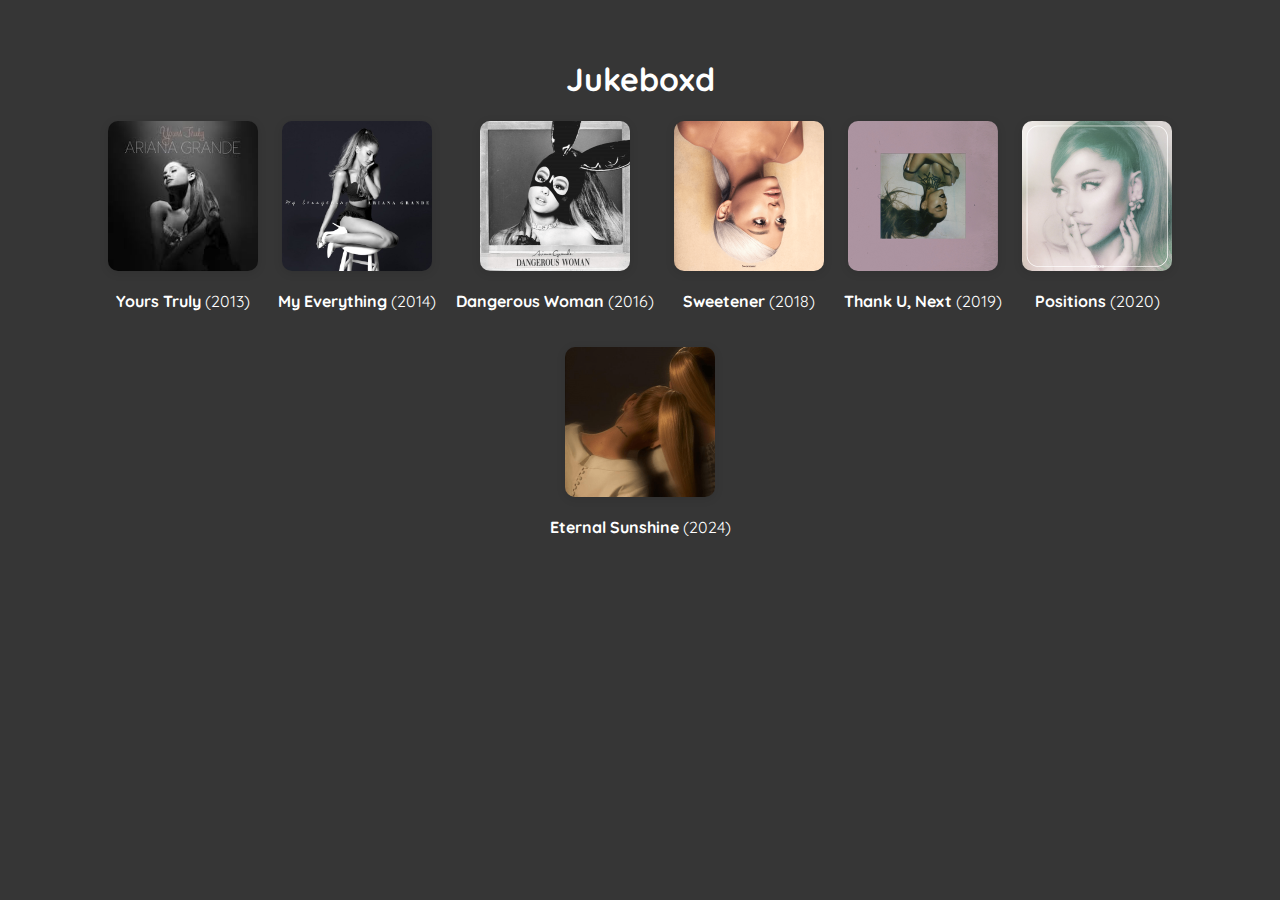
<file: index.html>
<!DOCTYPE html>
<html>
<head>
  <title>JukeBoxd</title>
  <link href="https://fonts.googleapis.com/css2?family=Quicksand&display=swap" rel="stylesheet">
  <link rel="stylesheet" href="style.css">
</head>
<body>
  <h1>Jukeboxd</h1>
  <div class="album-list">

    <a href="yours_truly.html">
      <img src="YoursTruly.jpeg" alt="Yours Truly Cover">
      <p><strong>Yours Truly</strong> (2013)</p>
    </a>
    
    <a href="my_everything.html">
      <img src="Myeverything.jpg" alt="My Everything Cover">
      <p><strong>My Everything</strong> (2014)</p>
    </a>
    
    <a href="dangerous_woman.html">
      <img src="dangerouswoman.png" alt="Dangerous Woman Cover">
      <p><strong>Dangerous Woman</strong> (2016)</p>
    </a>
    
    <a href="sweetener.html">
      <img src="Sweetener_album_cover.png" alt="Sweetener Cover">
      <p><strong>Sweetener</strong> (2018)</p>
    </a>
    
    <a href="thank_u,_next.html">
      <img src="Thankunext.png" alt="Thank U, Next Cover">
      <p><strong>Thank U, Next</strong> (2019)</p>
    </a>
    
    <a href="positions.html">
      <img src="Positions.png" alt="Positions Cover">
      <p><strong>Positions</strong> (2020)</p>
    </a>
    
    <a href="eternal_sunshine.html">
      <img src="Eternalsunshine.png" alt="Eternal Sunshine Cover">
      <p><strong>Eternal Sunshine</strong> (2024)</p>
    </a>
    
  </div>
</body>
</html>
</file>
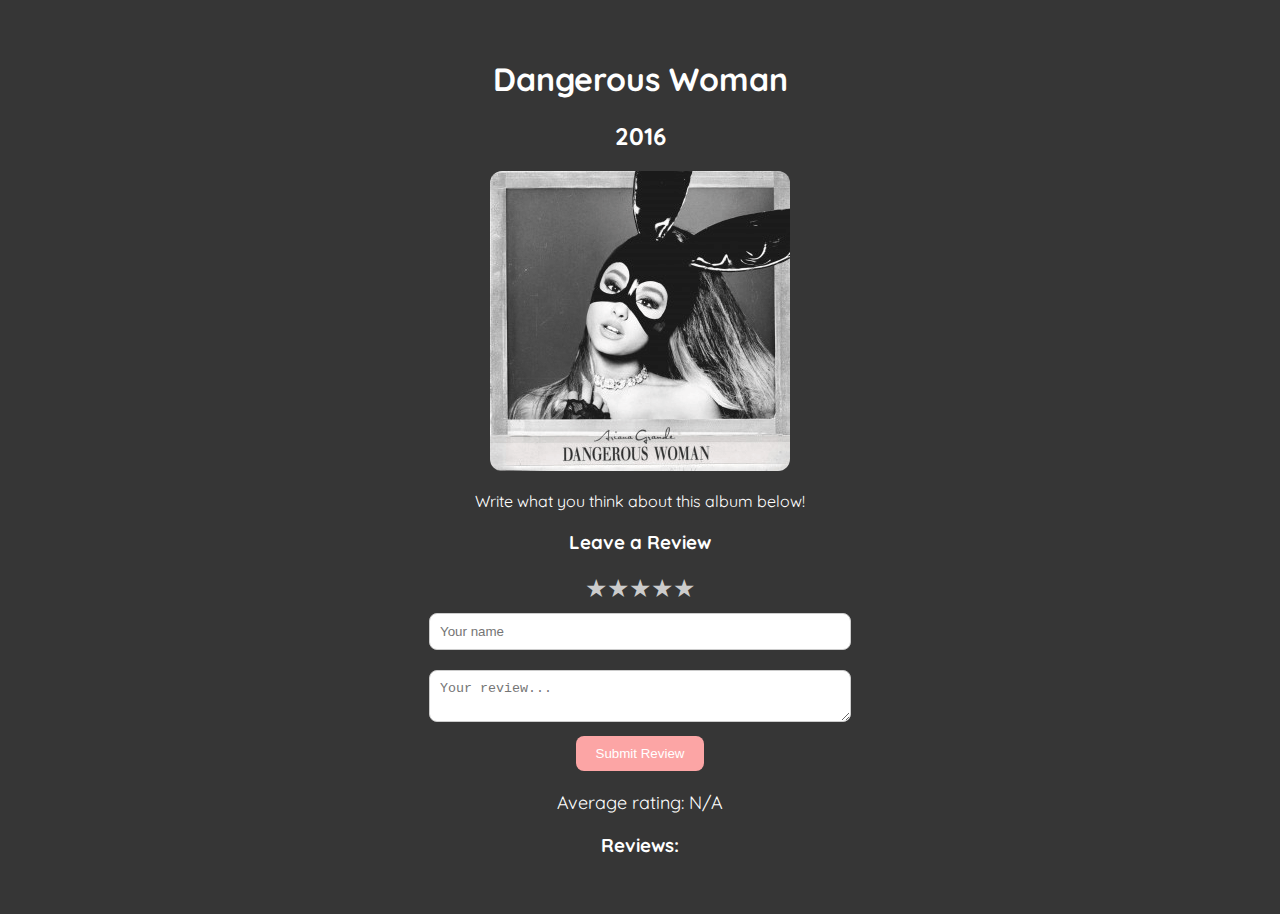
<file: dangerous_woman.html>
<!DOCTYPE html>
<html>
<head>
  <title>Dangerous Woman | Jukeboxd</title>
  <link href="https://fonts.googleapis.com/css2?family=Quicksand&display=swap" rel="stylesheet">
  <link rel="stylesheet" href="style.css">
</head>
<body>
  <h1>Dangerous Woman</h1>
  <h2>2016</h2>
  <img src="dangerouswoman.png" alt="Dangerous Woman Cover" style="width:300px; border-radius:12px;">
  <p>Write what you think about this album below!</p>

  <h3>Leave a Review</h3>
  <div class="star-rating">
    <input type="radio" id="star5" name="rating" value="5"><label for="star5">&#9733;</label>
    <input type="radio" id="star4" name="rating" value="4"><label for="star4">&#9733;</label>
    <input type="radio" id="star3" name="rating" value="3"><label for="star3">&#9733;</label>
    <input type="radio" id="star2" name="rating" value="2"><label for="star2">&#9733;</label>
    <input type="radio" id="star1" name="rating" value="1"><label for="star1">&#9733;</label>
  </div>
  <form id="review-form">
    <input type="text" id="name" placeholder="Your name" required><br>
    <textarea id="review" placeholder="Your review..." required></textarea><br>
    <button type="submit">Submit Review</button>
  </form>
  <div id="average-rating" style="margin-top: 20px; font-size: 18px;">
    Average rating: N/A
  </div>
  

  <div id="reviews">
    <h3>Reviews:</h3>
    <ul id="review-list"></ul>
  </div>

  <script src="script.js"></script>
</body>
</html>
</file>
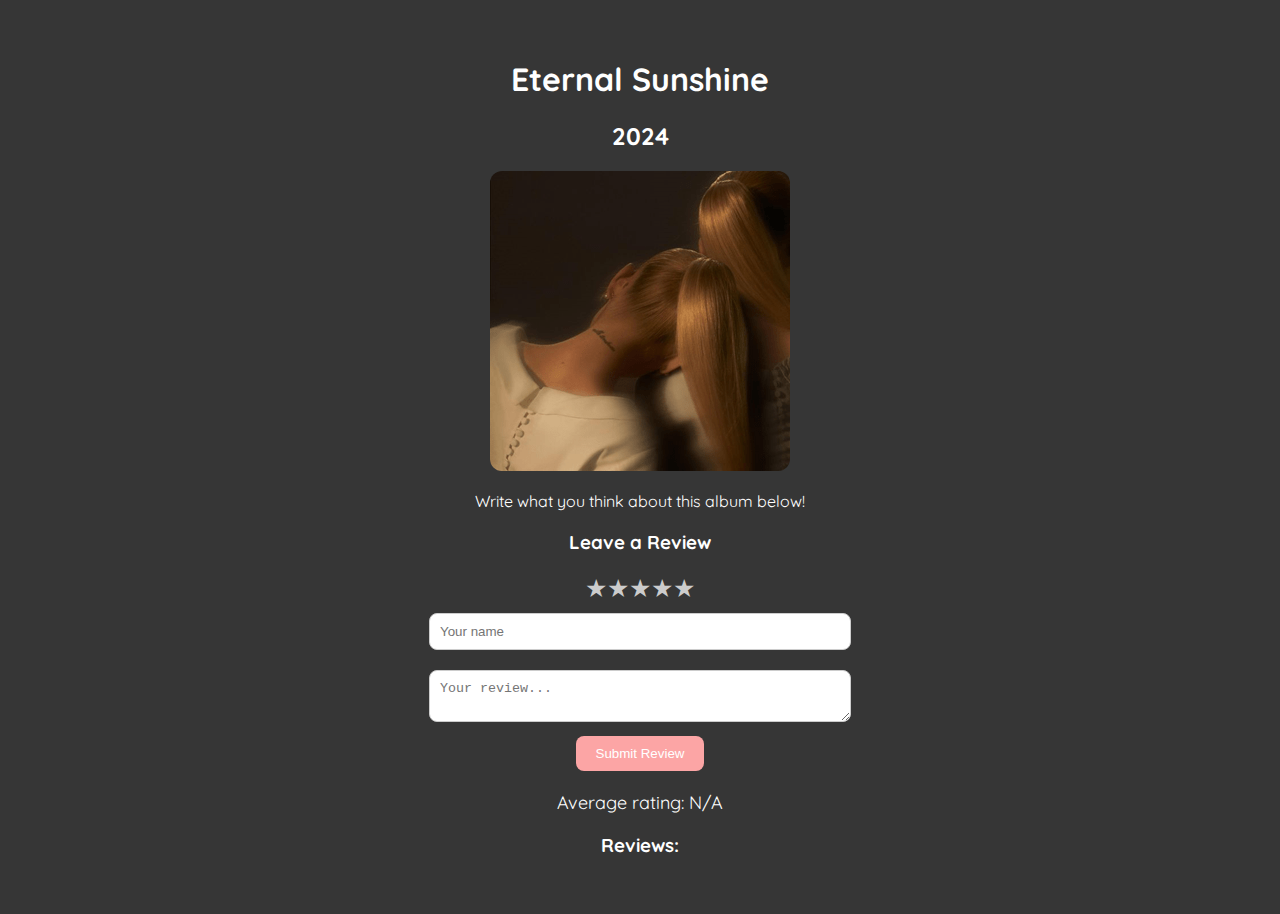
<file: eternal_sunshine.html>
<!DOCTYPE html>
<html>
<head>
  <title>Eternal Sunshine | Jukeboxd</title>
  <link href="https://fonts.googleapis.com/css2?family=Quicksand&display=swap" rel="stylesheet">
  <link rel="stylesheet" href="style.css">
</head>
<body>
  <h1>Eternal Sunshine</h1>
  <h2>2024</h2>
  <img src="Eternalsunshine.png" alt="Eternal Sunshine Cover" style="width:300px; border-radius:12px;">
  <p>Write what you think about this album below!</p>

  <h3>Leave a Review</h3>
  <div class="star-rating">
    <input type="radio" id="star5" name="rating" value="5"><label for="star5">&#9733;</label>
    <input type="radio" id="star4" name="rating" value="4"><label for="star4">&#9733;</label>
    <input type="radio" id="star3" name="rating" value="3"><label for="star3">&#9733;</label>
    <input type="radio" id="star2" name="rating" value="2"><label for="star2">&#9733;</label>
    <input type="radio" id="star1" name="rating" value="1"><label for="star1">&#9733;</label>
  </div>
  <form id="review-form">
    <input type="text" id="name" placeholder="Your name" required><br>
    <textarea id="review" placeholder="Your review..." required></textarea><br>
    <button type="submit">Submit Review</button>
  </form>
  <div id="average-rating" style="margin-top: 20px; font-size: 18px;">
    Average rating: N/A
  </div>
  

  <div id="reviews">
    <h3>Reviews:</h3>
    <ul id="review-list"></ul>
  </div>

  <script src="script.js"></script>
</body>
</html>
</file>
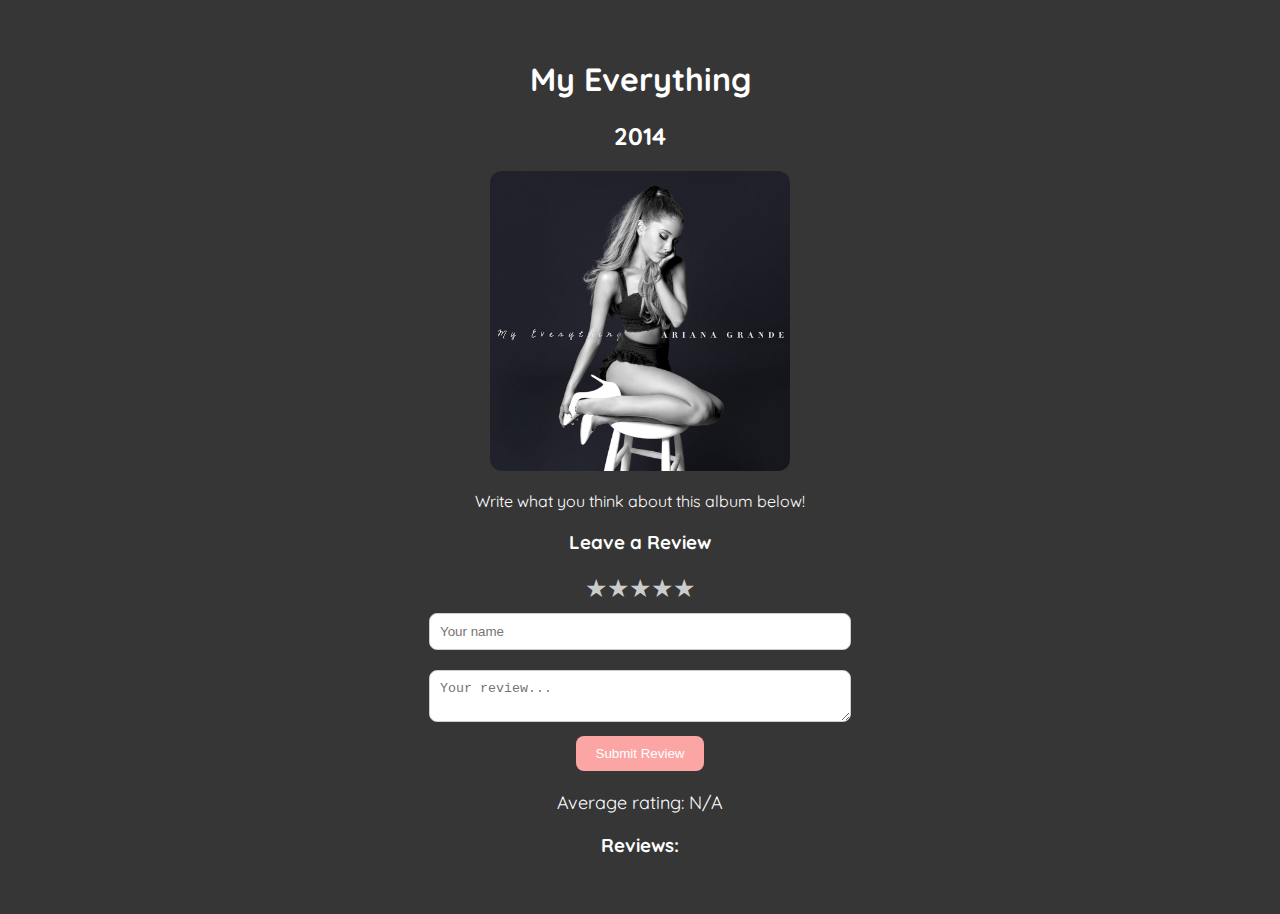
<file: my_everything.html>
<!DOCTYPE html>
<html>
<head>
  <title>My Everything | Jukeboxd</title>
  <link href="https://fonts.googleapis.com/css2?family=Quicksand&display=swap" rel="stylesheet">
  <link rel="stylesheet" href="style.css">
</head>
<body>
  <h1>My Everything</h1>
  <h2>2014</h2>
  <img src="Myeverything.jpg" alt="My Everything Cover" style="width:300px; border-radius:12px;">
  <p>Write what you think about this album below!</p>

  <h3>Leave a Review</h3>
  <div class="star-rating">
    <input type="radio" id="star5" name="rating" value="5"><label for="star5">&#9733;</label>
    <input type="radio" id="star4" name="rating" value="4"><label for="star4">&#9733;</label>
    <input type="radio" id="star3" name="rating" value="3"><label for="star3">&#9733;</label>
    <input type="radio" id="star2" name="rating" value="2"><label for="star2">&#9733;</label>
    <input type="radio" id="star1" name="rating" value="1"><label for="star1">&#9733;</label>
  </div>
  <form id="review-form">
    <input type="text" id="name" placeholder="Your name" required><br>
    <textarea id="review" placeholder="Your review..." required></textarea><br>
    <button type="submit">Submit Review</button>
  </form>
  <div id="average-rating" style="margin-top: 20px; font-size: 18px;">
    Average rating: N/A
  </div>
  
  <div id="reviews">
    <h3>Reviews:</h3>
    <ul id="review-list"></ul>
  </div>

  <script src="script.js"></script>
</body>
</html>
</file>
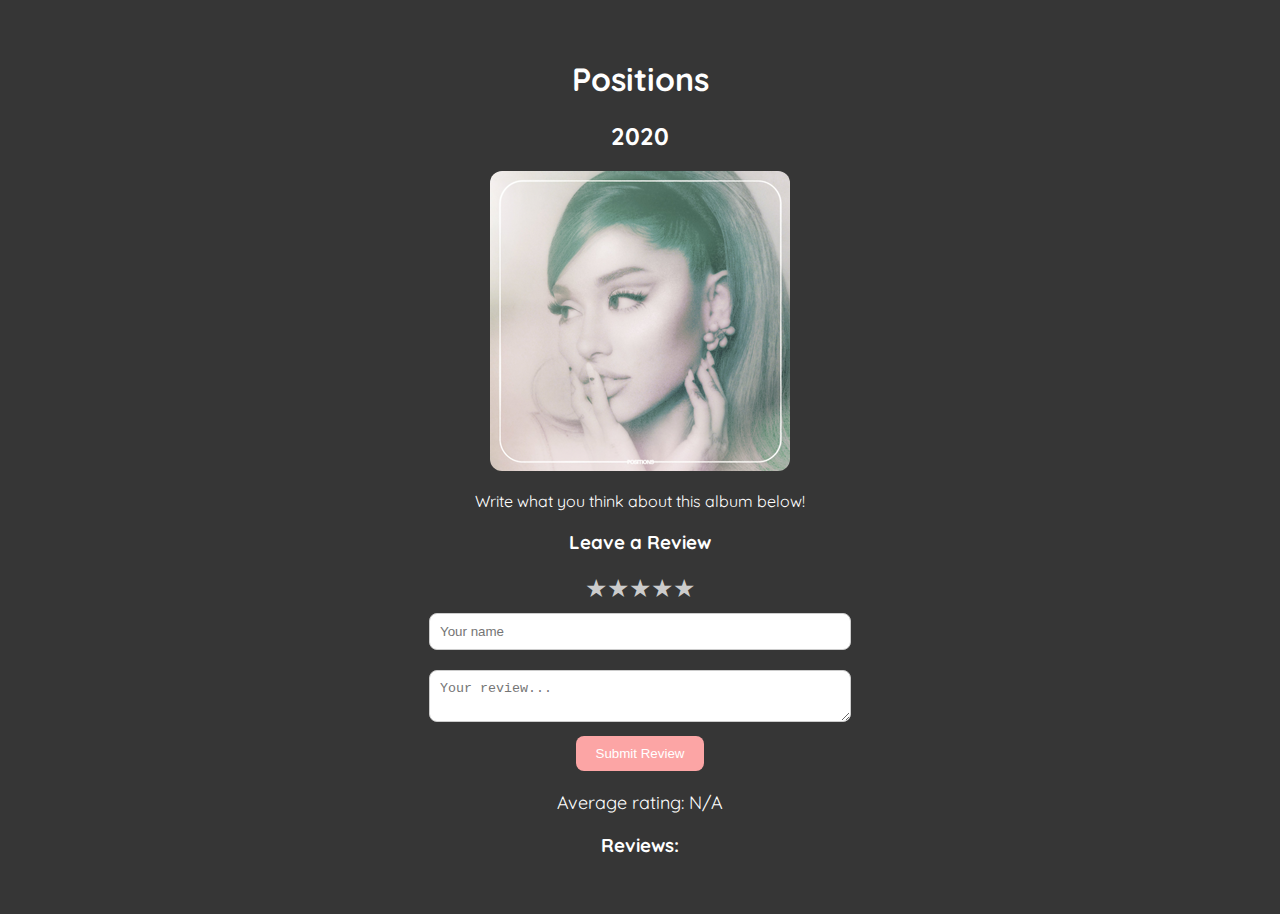
<file: positions.html>
<!DOCTYPE html>
<html>
<head>
  <title>Positions | Jukeboxd</title>
  <link href="https://fonts.googleapis.com/css2?family=Quicksand&display=swap" rel="stylesheet">
  <link rel="stylesheet" href="style.css">
</head>
<body>
  <h1>Positions</h1>
  <h2>2020</h2>
  <img src="Positions.png" alt="Positions Cover" style="width:300px; border-radius:12px;">
  <p>Write what you think about this album below!</p>

  <h3>Leave a Review</h3>
  <div class="star-rating">
    <input type="radio" id="star5" name="rating" value="5"><label for="star5">&#9733;</label>
    <input type="radio" id="star4" name="rating" value="4"><label for="star4">&#9733;</label>
    <input type="radio" id="star3" name="rating" value="3"><label for="star3">&#9733;</label>
    <input type="radio" id="star2" name="rating" value="2"><label for="star2">&#9733;</label>
    <input type="radio" id="star1" name="rating" value="1"><label for="star1">&#9733;</label>
  </div>
  <form id="review-form">
    <input type="text" id="name" placeholder="Your name" required><br>
    <textarea id="review" placeholder="Your review..." required></textarea><br>
    <button type="submit">Submit Review</button>
  </form>
  <div id="average-rating" style="margin-top: 20px; font-size: 18px;">
    Average rating: N/A
  </div>
  

  <div id="reviews">
    <h3>Reviews:</h3>
    <ul id="review-list"></ul>
  </div>

  <script src="script.js"></script>
</body>
</html>
</file>
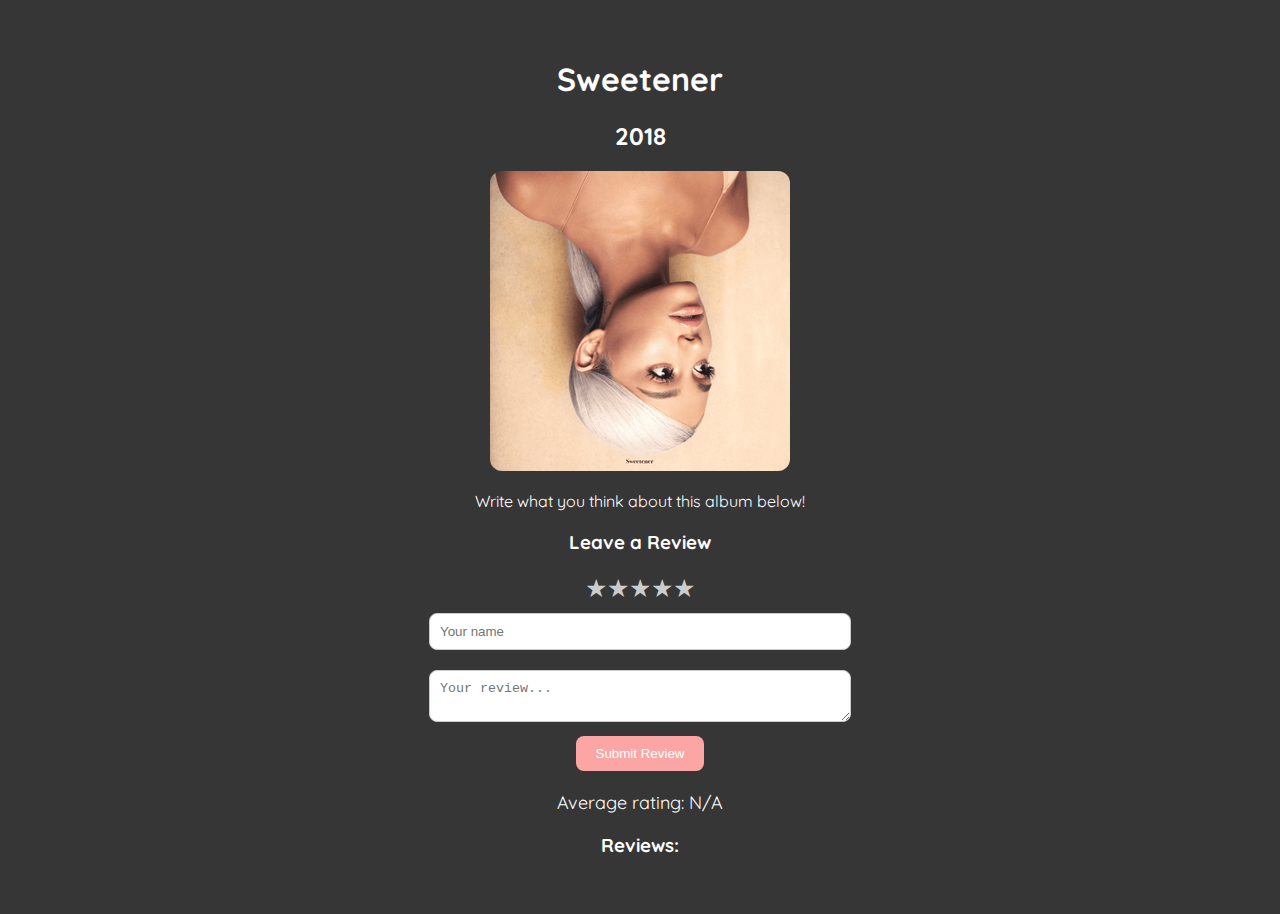
<file: sweetener.html>
<!DOCTYPE html>
<html>
<head>
  <title>Sweetener | Jukeboxd</title>
  <link href="https://fonts.googleapis.com/css2?family=Quicksand&display=swap" rel="stylesheet">
  <link rel="stylesheet" href="style.css">
</head>
<body>
  <h1>Sweetener</h1>
  <h2>2018</h2>
  <img src="Sweetener_album_cover.png" alt="Sweetener Cover" style="width:300px; border-radius:12px;">
  <p>Write what you think about this album below!</p>

  <h3>Leave a Review</h3>
  <div class="star-rating">
    <input type="radio" id="star5" name="rating" value="5"><label for="star5">&#9733;</label>
    <input type="radio" id="star4" name="rating" value="4"><label for="star4">&#9733;</label>
    <input type="radio" id="star3" name="rating" value="3"><label for="star3">&#9733;</label>
    <input type="radio" id="star2" name="rating" value="2"><label for="star2">&#9733;</label>
    <input type="radio" id="star1" name="rating" value="1"><label for="star1">&#9733;</label>
  </div>
  <form id="review-form">
    <input type="text" id="name" placeholder="Your name" required><br>
    <textarea id="review" placeholder="Your review..." required></textarea><br>
    <button type="submit">Submit Review</button>
  </form>
  <div id="average-rating" style="margin-top: 20px; font-size: 18px;">
    Average rating: N/A
  </div>
  
  <div id="reviews">
    <h3>Reviews:</h3>
    <ul id="review-list"></ul>
  </div>

  <script src="script.js"></script>
</body>
</html>
</file>
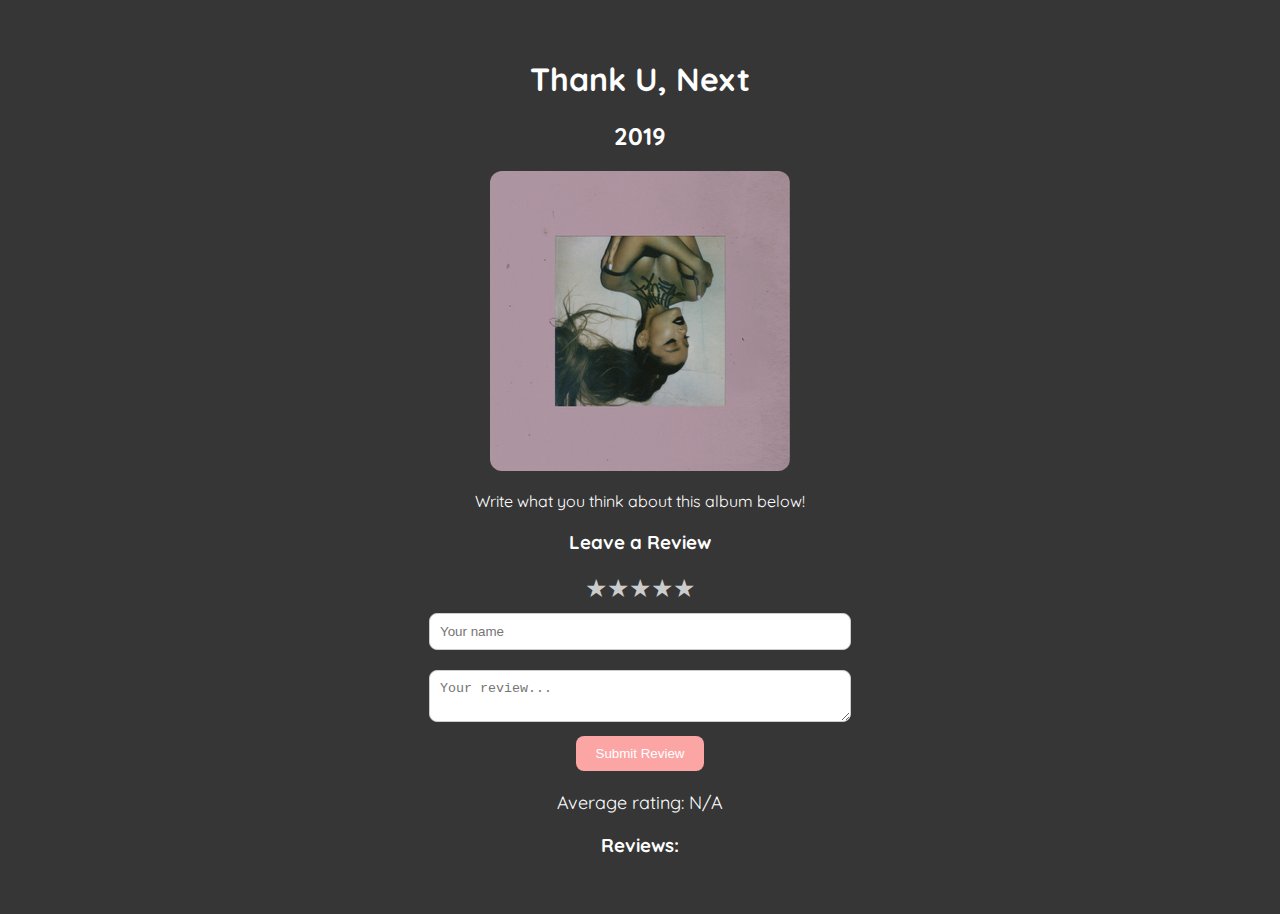
<file: thank_u,_next.html>
<!DOCTYPE html>
<html>
<head>
  <title>Thank U, Next | Jukeboxd</title>
  <link href="https://fonts.googleapis.com/css2?family=Quicksand&display=swap" rel="stylesheet">
  <link rel="stylesheet" href="style.css">
</head>
<body>
  <h1>Thank U, Next</h1>
  <h2>2019</h2>
  <img src="Thankunext.png" alt="Thank U, Next Cover" style="width:300px; border-radius:12px;">
  <p>Write what you think about this album below!</p>

  <h3>Leave a Review</h3>
  <div class="star-rating">
    <input type="radio" id="star5" name="rating" value="5"><label for="star5">&#9733;</label>
    <input type="radio" id="star4" name="rating" value="4"><label for="star4">&#9733;</label>
    <input type="radio" id="star3" name="rating" value="3"><label for="star3">&#9733;</label>
    <input type="radio" id="star2" name="rating" value="2"><label for="star2">&#9733;</label>
    <input type="radio" id="star1" name="rating" value="1"><label for="star1">&#9733;</label>
  </div>
  <form id="review-form">
    <input type="text" id="name" placeholder="Your name" required><br>
    <textarea id="review" placeholder="Your review..." required></textarea><br>
    <button type="submit">Submit Review</button>
  </form>
  <div id="average-rating" style="margin-top: 20px; font-size: 18px;">
    Average rating: N/A
  </div>
  

  <div id="reviews">
    <h3>Reviews:</h3>
    <ul id="review-list"></ul>
  </div>

  <script src="script.js"></script>
</body>
</html>
</file>
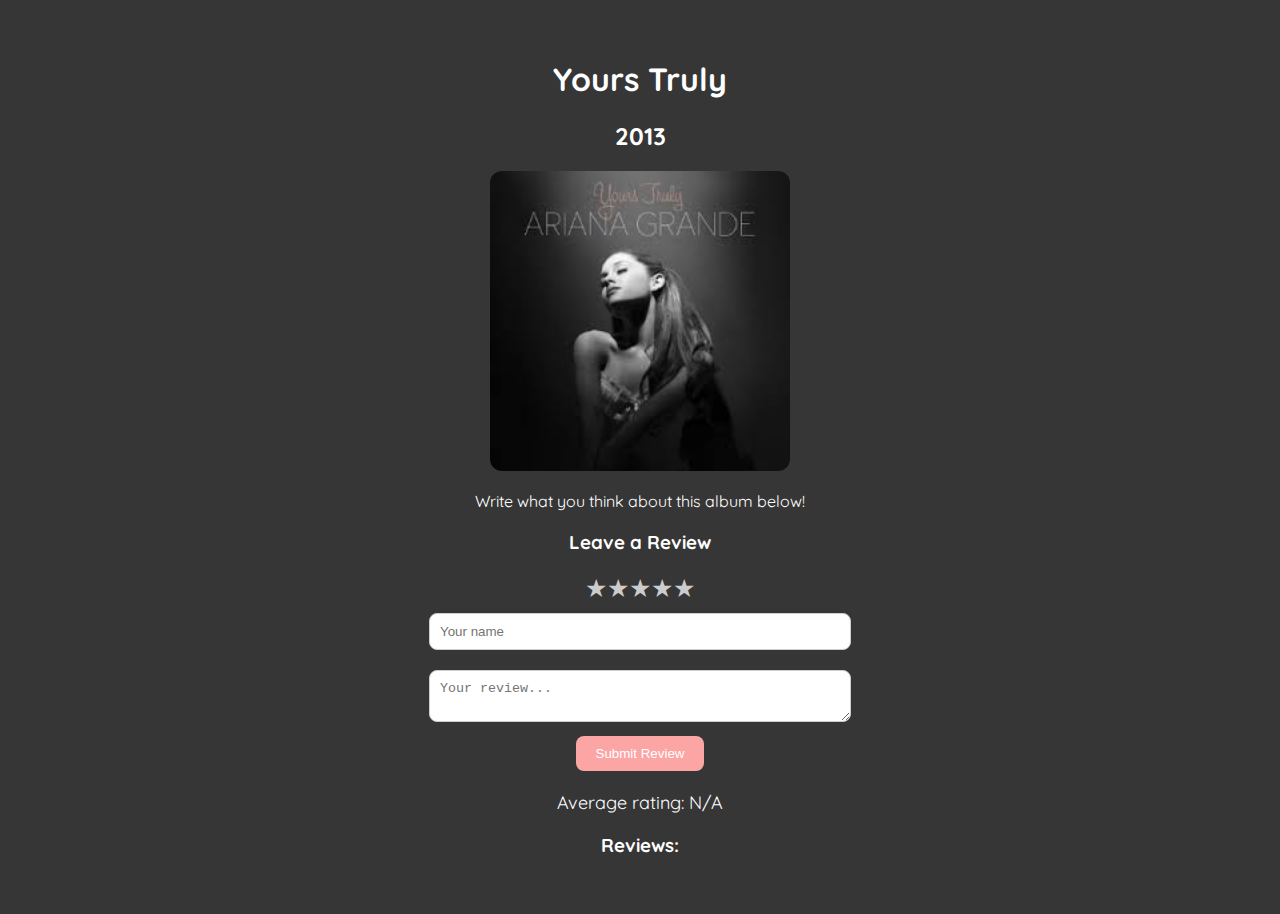
<file: yours_truly.html>
<!DOCTYPE html>
<html>
<head>
  <title>Yours Truly | Jukeboxd</title>
  <link href="https://fonts.googleapis.com/css2?family=Quicksand&display=swap" rel="stylesheet">
  <link rel="stylesheet" href="style.css">
</head>
<body>
  <h1>Yours Truly</h1>
  <h2>2013</h2>
  <img src="YoursTruly.jpeg" alt="Yours Truly Cover" style="width:300px; border-radius:12px;">
  <p>Write what you think about this album below!</p>

  <h3>Leave a Review</h3>
  <div class="star-rating">
    <input type="radio" id="star5" name="rating" value="5"><label for="star5">&#9733;</label>
    <input type="radio" id="star4" name="rating" value="4"><label for="star4">&#9733;</label>
    <input type="radio" id="star3" name="rating" value="3"><label for="star3">&#9733;</label>
    <input type="radio" id="star2" name="rating" value="2"><label for="star2">&#9733;</label>
    <input type="radio" id="star1" name="rating" value="1"><label for="star1">&#9733;</label>
  </div>
  <form id="review-form">
    <input type="text" id="name" placeholder="Your name" required><br>
    <textarea id="review" placeholder="Your review..." required></textarea><br>
    <button type="submit">Submit Review</button>
  </form>
  <div id="average-rating" style="margin-top: 20px; font-size: 18px;">
    Average rating: N/A
  </div>
  
  <div id="reviews">
    <h3>Reviews:</h3>
    <ul id="review-list"></ul>
  </div>

  <script src="script.js"></script>
</body>
</html>
</file>
<file: style.css>
body {
  font-family: 'Quicksand', sans-serif;
  background-color: #363636;
  color: #ffffff;
  padding: 30px;
  text-align: center;
}
.album-list {
  display: flex;
  flex-wrap: wrap;
  justify-content: center;
  gap: 20px;
  margin-top: 20px;
}
.album-list img {
  width: 150px;
  border-radius: 10px;
  box-shadow: 0 2px 10px rgba(0,0,0,0.1);
}
.album-list a {
  text-decoration: none;
  color: #ffffff;
}
form input, form textarea {
  margin: 10px 0;
  width: 80%;
  max-width: 400px;
  padding: 10px;
  border-radius: 8px;
  border: 1px solid #ccc;
}
button {
  background-color: #fca5a5;
  color: white;
  padding: 10px 20px;
  border: none;
  border-radius: 8px;
  cursor: pointer;
}
.star-rating {
  direction: rtl;
  display: inline-flex;
  flex-wrap: wrap;
  justify-content: center;
}

.star-rating input[type="radio"] {
  display: none;
}

.star-rating label {
  font-size: 25px;
  color: #ccc;
  cursor: pointer;
  transition: color 0.2s;
}

.star-rating input:checked ~ label,
.star-rating input:checked + label {
  color: #fca5a5;
}
</file>
